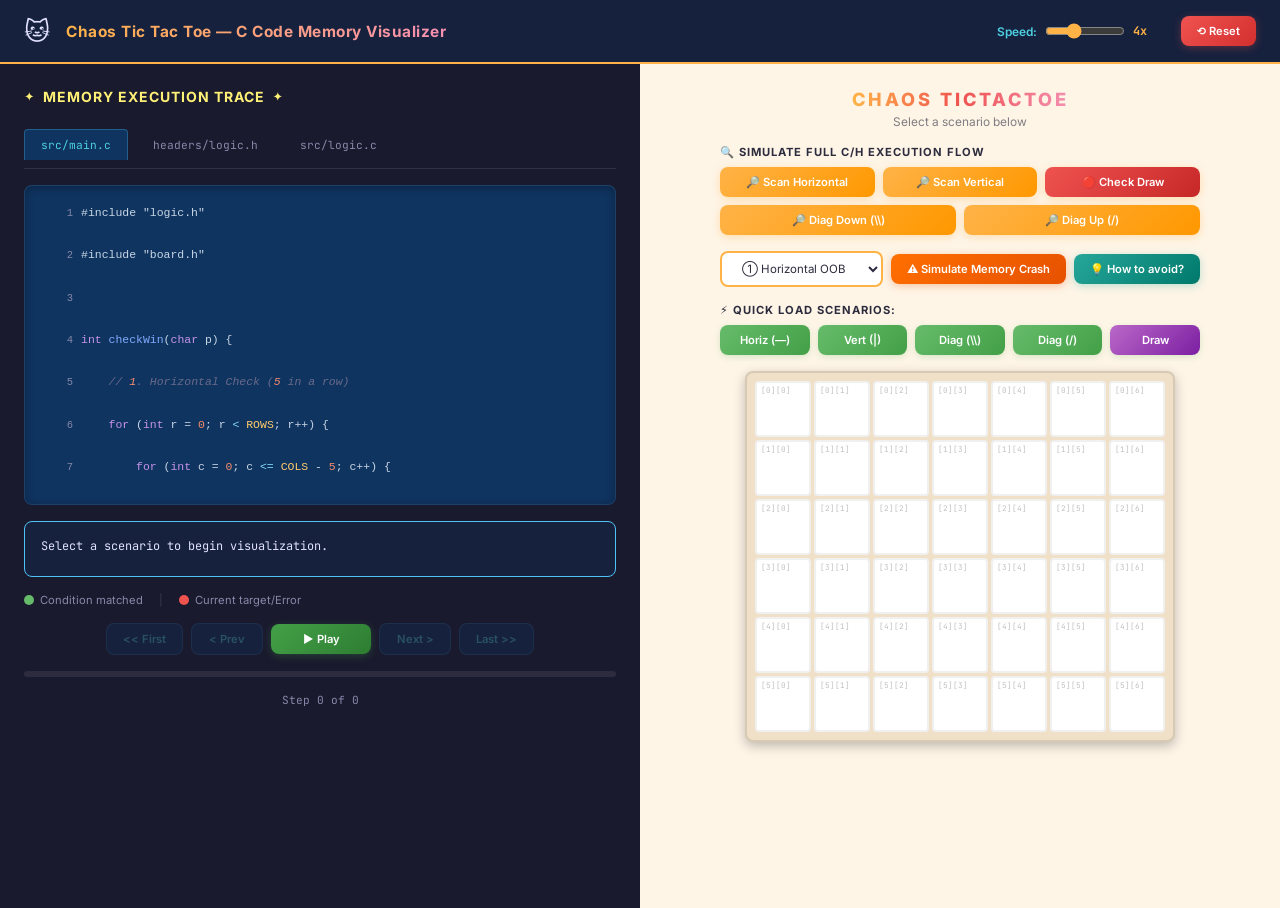
<file: visualizer/index.html>
<!DOCTYPE html>
<html lang="en">
<head>
    <meta charset="UTF-8">
    <meta name="viewport" content="width=device-width, initial-scale=1.0">
    <meta name="description" content="Interactive visualizer for understanding the win condition logic in Chaos Tic Tac Toe - a 6x7 grid, 5-in-a-row game.">
    <title>Chaos Tic Tac Toe — Win Condition Visualizer</title>
    <link rel="preconnect" href="https://fonts.googleapis.com">
    <link rel="preconnect" href="https://fonts.gstatic.com" crossorigin>
    <link href="https://fonts.googleapis.com/css2?family=JetBrains+Mono:wght@400;500;700&family=Inter:wght@400;500;600;700;800&display=swap" rel="stylesheet">
    <link rel="stylesheet" href="style.css">
</head>
<body>
    <!-- Header -->
    <header class="app-header">
        <div class="header-left">
            <span class="header-icon">🐱</span>
            <h1>Chaos Tic Tac Toe — C Code Memory Visualizer</h1>
        </div>
        <div class="header-right">
            <label class="speed-control">
                <span class="speed-label">Speed:</span>
                <input type="range" id="speed-slider" min="1" max="10" value="4">
                <span id="speed-value">4x</span>
            </label>
            <button id="btn-reset" class="btn btn-reset" title="Reset everything">⟲ Reset</button>
        </div>
    </header>

    <main class="app-main">
        <!-- ========== LEFT PANEL: Code Trace ========== -->
        <section class="panel panel-code" aria-label="Memory Execution Trace">
            <div class="panel-header">
                <span class="panel-icon">✦</span>
                <h2>Memory Execution Trace</h2>
                <span class="panel-icon">✦</span>
            </div>

            <!-- File Tabs -->
            <nav class="code-tabs" role="tablist" aria-label="Source files">
                <button class="tab active" role="tab" data-tab="main" aria-selected="true">src/main.c</button>
                <button class="tab" role="tab" data-tab="logic_h">headers/logic.h</button>
                <button class="tab" role="tab" data-tab="logic_c">src/logic.c</button>
            </nav>

            <!-- Code Display -->
            <div class="code-container" id="code-container">
                <pre class="code-block"><code id="code-display"></code></pre>
            </div>

            <!-- Pivot Info -->
            <div class="pivot-box" id="pivot-box">
                <p id="pivot-text">Select a scenario to begin visualization.</p>
            </div>

            <!-- Legend -->
            <div class="legend">
                <span class="legend-item"><span class="legend-dot legend-match"></span> Condition matched</span>
                <span class="legend-sep">|</span>
                <span class="legend-item"><span class="legend-dot legend-error"></span> Current target/Error</span>
            </div>

            <!-- Step Controls -->
            <div class="step-controls">
                <button id="btn-first" class="btn btn-step" title="First step">&lt;&lt; First</button>
                <button id="btn-prev" class="btn btn-step" title="Previous step">&lt; Prev</button>
                <button id="btn-play" class="btn btn-play" title="Auto-play animation">▶ Play</button>
                <button id="btn-next" class="btn btn-step" title="Next step">Next &gt;</button>
                <button id="btn-last" class="btn btn-step" title="Last step">Last &gt;&gt;</button>
            </div>

            <!-- Progress Bar -->
            <div class="progress-track">
                <div class="progress-fill" id="progress-fill"></div>
            </div>
            <p class="step-counter" id="step-counter">Step 0 of 0</p>
        </section>

        <!-- ========== RIGHT PANEL: Game Board ========== -->
        <section class="panel panel-board" aria-label="Game Board Visualizer">
            <div class="board-header">
                <h2 class="board-title">CHAOS TICTACTOE</h2>
                <p class="board-subtitle" id="board-subtitle">Select a scenario below</p>
            </div>

            <!-- Simulate Full Execution -->
            <div class="action-group">
                <div class="action-label">🔍 Simulate Full C/H Execution Flow</div>
                <div class="scan-buttons">
                    <button class="btn btn-scan" data-scan="horizontal">🔎 Scan Horizontal</button>
                    <button class="btn btn-scan" data-scan="vertical">🔎 Scan Vertical</button>
                    <button class="btn btn-scan" data-scan="check-draw">🔴 Check Draw</button>
                </div>
                <div class="scan-buttons">
                    <button class="btn btn-scan" data-scan="diag-down">🔎 Diag Down (\\)</button>
                    <button class="btn btn-scan" data-scan="diag-up">🔎 Diag Up (/)</button>
                </div>
            </div>

            <!-- Error Simulation -->
            <div class="action-group error-group">
                <select id="error-select" class="error-select" aria-label="Select error type">
                    <option value="horiz-oob">① Horizontal OOB (c overflow)</option>
                    <option value="vert-oob">② Vertical OOB (r overflow)</option>
                    <option value="diag-oob">③ Diagonal OOB (r+c overflow)</option>
                    <option value="neg-index">④ Negative Index (r underflow)</option>
                    <option value="uninit">⑤ Uninitialized Board Access</option>
                </select>
                <button id="btn-error" class="btn btn-error">⚠ Simulate Memory Crash</button>
                <button id="btn-show-fix" class="btn btn-fix">💡 How to avoid?</button>
            </div>
            <!-- Crash Info Card -->
            <div class="crash-info-card" id="crash-info-card" style="display:none;">
                <div class="crash-header">
                    <span class="crash-icon">💥</span>
                    <span class="crash-title" id="crash-title">Memory Error</span>
                </div>
                <div class="crash-body">
                    <div class="crash-section">
                        <div class="crash-label">🐛 What went wrong:</div>
                        <p class="crash-text" id="crash-what"></p>
                    </div>
                    <div class="crash-section">
                        <div class="crash-label">✅ How the code avoids it:</div>
                        <p class="crash-text crash-fix" id="crash-fix"></p>
                    </div>
                </div>
            </div>

            <!-- Quick Load Scenarios -->
            <div class="action-group">
                <div class="action-label">⚡ QUICK LOAD SCENARIOS:</div>
                <div class="scenario-buttons">
                    <button class="btn btn-scenario" data-scenario="horiz">Horiz (—)</button>
                    <button class="btn btn-scenario" data-scenario="vert">Vert (|)</button>
                    <button class="btn btn-scenario" data-scenario="diag-down">Diag (\\)</button>
                    <button class="btn btn-scenario" data-scenario="diag-up">Diag (/)</button>
                    <button class="btn btn-scenario" data-scenario="draw">Draw</button>
                </div>
            </div>

            <!-- Grid -->
            <div class="grid-wrapper">
                <div class="grid" id="grid" role="grid" aria-label="6 by 7 game grid">
                    <!-- Cells injected by JS -->
                </div>
                <!-- OOB ghost column -->
                <div class="ghost-col" id="ghost-col" aria-hidden="true"></div>
            </div>
            <!-- OOB ghost row -->
            <div class="ghost-row" id="ghost-row" aria-hidden="true"></div>
        </section>
    </main>

    <script src="app.js"></script>
</body>
</html>
</file>
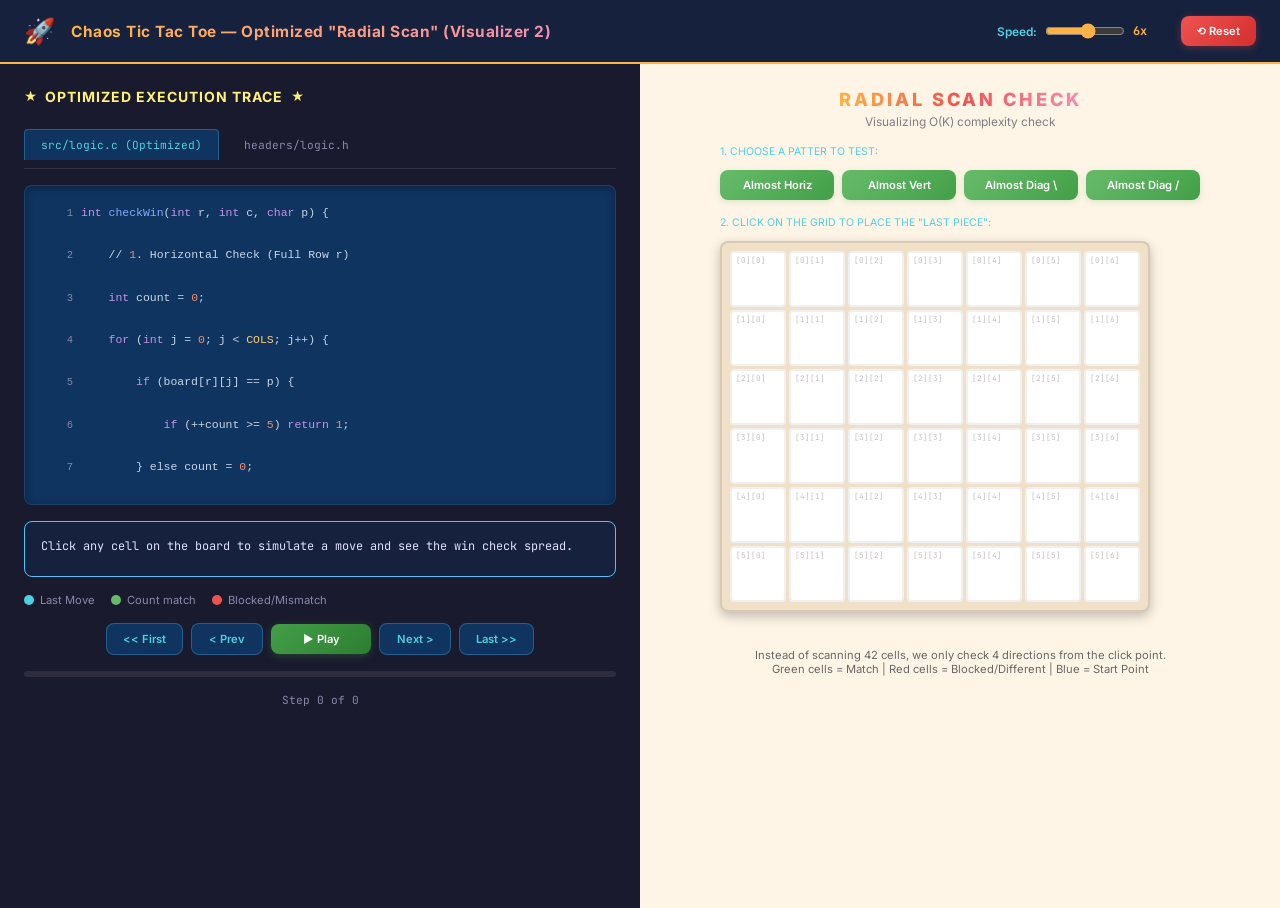
<file: visualizer/index2.html>
<!DOCTYPE html>
<html lang="en">
<head>
    <meta charset="UTF-8">
    <meta name="viewport" content="width=device-width, initial-scale=1.0">
    <meta name="description" content="Visualizer for the optimized 'Radial Win Check' algorithm in Chaos Tic Tac Toe.">
    <title>Chaos Tic Tac Toe — Radial Scan Visualizer</title>
    <link rel="preconnect" href="https://fonts.googleapis.com">
    <link rel="preconnect" href="https://fonts.gstatic.com" crossorigin>
    <link href="https://fonts.googleapis.com/css2?family=JetBrains+Mono:wght@400;500;700&family=Inter:wght@400;500;600;700;800&display=swap" rel="stylesheet">
    <link rel="stylesheet" href="style.css">
    <style>
        .radial-label {
            font-size: 0.75rem;
            color: var(--accent-cyan);
            margin-bottom: 4px;
            display: block;
        }
        .dir-indicator {
            position: absolute;
            font-size: 1.2rem;
            color: var(--accent-orange);
            pointer-events: none;
            z-index: 5;
            transition: all 0.3s ease;
        }
        .cell-check-active {
            border: 3px solid var(--accent-cyan) !important;
            box-shadow: 0 0 15px var(--accent-cyan);
            z-index: 3;
        }
    </style>
</head>
<body>
    <!-- Header -->
    <header class="app-header">
        <div class="header-left">
            <span class="header-icon">🚀</span>
            <h1>Chaos Tic Tac Toe — Optimized "Radial Scan" (Visualizer 2)</h1>
        </div>
        <div class="header-right">
            <label class="speed-control">
                <span class="speed-label">Speed:</span>
                <input type="range" id="speed-slider" min="1" max="10" value="6">
                <span id="speed-value">6x</span>
            </label>
            <button id="btn-reset" class="btn btn-reset" title="Reset everything">⟲ Reset</button>
        </div>
    </header>

    <main class="app-main">
        <!-- ========== LEFT PANEL: Code Trace ========== -->
        <section class="panel panel-code" aria-label="Execution Trace">
            <div class="panel-header">
                <span class="panel-icon">★</span>
                <h2>Optimized Execution Trace</h2>
                <span class="panel-icon">★</span>
            </div>

            <!-- File Tabs -->
            <nav class="code-tabs" role="tablist">
                <button class="tab active" role="tab" data-tab="logic_c">src/logic.c (Optimized)</button>
                <button class="tab" role="tab" data-tab="logic_h">headers/logic.h</button>
            </nav>

            <!-- Code Display -->
            <div class="code-container" id="code-container">
                <pre class="code-block"><code id="code-display"></code></pre>
            </div>

            <!-- Pivot Info -->
            <div class="pivot-box" id="pivot-box">
                <p id="pivot-text">Click any cell on the board to simulate a move and see the win check spread.</p>
            </div>

            <!-- Legend -->
            <div class="legend">
                <span class="legend-item"><span class="legend-dot" style="background:var(--accent-cyan)"></span> Last Move</span>
                <span class="legend-item"><span class="legend-dot legend-match"></span> Count match</span>
                <span class="legend-item"><span class="legend-dot legend-error"></span> Blocked/Mismatch</span>
            </div>

            <!-- Step Controls -->
            <div class="step-controls">
                <button id="btn-first" class="btn btn-step">&lt;&lt; First</button>
                <button id="btn-prev" class="btn btn-step">&lt; Prev</button>
                <button id="btn-play" class="btn btn-play">▶ Play</button>
                <button id="btn-next" class="btn btn-step">Next &gt;</button>
                <button id="btn-last" class="btn btn-step">Last &gt;&gt;</button>
            </div>

            <!-- Progress Bar -->
            <div class="progress-track">
                <div class="progress-fill" id="progress-fill"></div>
            </div>
            <p class="step-counter" id="step-counter">Step 0 of 0</p>
        </section>

        <!-- ========== RIGHT PANEL: Game Board ========== -->
        <section class="panel panel-board">
            <div class="board-header">
                <h2 class="board-title">RADIAL SCAN CHECK</h2>
                <p class="board-subtitle" id="board-subtitle">Visualizing O(K) complexity check</p>
            </div>

            <div class="action-group">
                <span class="radial-label">1. CHOOSE A PATTER TO TEST:</span>
                <div class="scenario-buttons">
                    <button class="btn btn-scenario" data-scenario="horiz">Almost Horiz</button>
                    <button class="btn btn-scenario" data-scenario="vert">Almost Vert</button>
                    <button class="btn btn-scenario" data-scenario="diag-down">Almost Diag \</button>
                    <button class="btn btn-scenario" data-scenario="diag-up">Almost Diag /</button>
                </div>
            </div>

            <div class="action-group">
                <span class="radial-label">2. CLICK ON THE GRID TO PLACE THE "LAST PIECE":</span>
                <div class="grid-wrapper">
                    <div class="grid" id="grid">
                        <!-- Injected by JS -->
                    </div>
                </div>
            </div>

            <div class="action-group" style="margin-top:20px; text-align:center; opacity:0.8;">
                <p style="font-size:0.8rem; color: #444;">
                    Instead of scanning 42 cells, we only check 4 directions from the click point.<br>
                    Green cells = Match | Red cells = Blocked/Different | Blue = Start Point
                </p>
            </div>
        </section>
    </main>

    <script src="app2.js"></script>
</body>
</html>
</file>
<file: visualizer/style.css>
/* =============================================
   CSS Variables — Color Palette & Tokens
   ============================================= */
:root {
    /* Dark panel (code trace) */
    --bg-dark: #1a1a2e;
    --bg-dark-accent: #16213e;
    --bg-dark-surface: #0f3460;
    --text-light: #e0e0ff;
    --text-muted: #8888aa;
    --text-code: #c8d6e5;

    /* Light panel (board) */
    --bg-light: #fef5e7;
    --bg-light-accent: #fdebd0;
    --bg-board: #f0e0c8;
    --text-dark: #2c2c3e;

    /* Accent colors */
    --accent-blue: #4fc3f7;
    --accent-orange: #ffb347;
    --accent-green: #66bb6a;
    --accent-red: #ef5350;
    --accent-purple: #ba68c8;
    --accent-pink: #f48fb1;
    --accent-yellow: #fff176;
    --accent-cyan: #4dd0e1;

    /* Player colors */
    --cat-color: #ffb347;
    --dog-color: #f48fb1;

    /* UI tokens */
    --radius-sm: 4px;
    --radius-md: 8px;
    --radius-lg: 16px;
    --shadow-sm: 0 2px 4px rgba(0, 0, 0, 0.15);
    --shadow-md: 0 4px 12px rgba(0, 0, 0, 0.25);
    --shadow-lg: 0 8px 32px rgba(0, 0, 0, 0.35);
    --transition-fast: 150ms ease;
    --transition-normal: 300ms ease;

    /* 8px grid */
    --space-1: 8px;
    --space-2: 16px;
    --space-3: 24px;
    --space-4: 32px;
    --space-5: 40px;
    --space-6: 48px;

    /* Font */
    --font-sans: 'Inter', -apple-system, system-ui, sans-serif;
    --font-mono: 'JetBrains Mono', 'Fira Code', monospace;
}

/* =============================================
   Reset & Base
   ============================================= */
*, *::before, *::after {
    margin: 0;
    padding: 0;
    box-sizing: border-box;
}

html {
    font-size: 14px;
    scroll-behavior: smooth;
}

body {
    font-family: var(--font-sans);
    background: linear-gradient(135deg, var(--bg-dark) 0%, #0a0a1a 100%);
    color: var(--text-light);
    min-height: 100vh;
    overflow-x: hidden;
}

/* =============================================
   Header
   ============================================= */
.app-header {
    display: flex;
    justify-content: space-between;
    align-items: center;
    padding: var(--space-2) var(--space-3);
    background: var(--bg-dark-accent);
    border-bottom: 2px solid var(--accent-orange);
    box-shadow: var(--shadow-md);
}

.header-left {
    display: flex;
    align-items: center;
    gap: var(--space-2);
}

.header-icon {
    font-size: 1.8rem;
}

.app-header h1 {
    font-size: 1.1rem;
    font-weight: 700;
    letter-spacing: 0.5px;
    background: linear-gradient(90deg, var(--accent-orange), var(--accent-pink));
    -webkit-background-clip: text;
    -webkit-text-fill-color: transparent;
    background-clip: text;
}

.header-right {
    display: flex;
    align-items: center;
    gap: var(--space-3);
}

.speed-control {
    display: flex;
    align-items: center;
    gap: var(--space-1);
    font-size: 0.85rem;
    color: var(--text-muted);
}

.speed-label {
    font-weight: 600;
    color: var(--accent-cyan);
}

#speed-slider {
    width: 80px;
    accent-color: var(--accent-orange);
}

#speed-value {
    font-family: var(--font-mono);
    color: var(--accent-orange);
    font-weight: 700;
    min-width: 24px;
}

/* =============================================
   Layout: Two-Panel
   ============================================= */
.app-main {
    display: grid;
    grid-template-columns: 1fr 1fr;
    gap: 0;
    min-height: calc(100vh - 56px);
}

.panel {
    padding: var(--space-3);
    overflow-y: auto;
}

/* =============================================
   Left Panel: Code Trace
   ============================================= */
.panel-code {
    background: var(--bg-dark);
    display: flex;
    flex-direction: column;
    gap: var(--space-2);
}

.panel-header {
    display: flex;
    align-items: center;
    gap: var(--space-1);
    margin-bottom: var(--space-1);
}

.panel-header h2 {
    font-size: 1rem;
    font-weight: 700;
    color: var(--accent-yellow);
    text-transform: uppercase;
    letter-spacing: 1px;
}

.panel-icon {
    color: var(--accent-yellow);
    font-size: 0.9rem;
}

/* Code Tabs */
.code-tabs {
    display: flex;
    gap: var(--space-1);
    border-bottom: 1px solid rgba(255, 255, 255, 0.1);
    padding-bottom: var(--space-1);
}

.tab {
    font-family: var(--font-mono);
    font-size: 0.8rem;
    padding: var(--space-1) var(--space-2);
    background: transparent;
    border: 1px solid transparent;
    border-bottom: none;
    color: var(--text-muted);
    cursor: pointer;
    border-radius: var(--radius-sm) var(--radius-sm) 0 0;
    transition: all var(--transition-fast);
}

.tab:hover {
    color: var(--text-light);
    background: rgba(255, 255, 255, 0.05);
}

.tab.active {
    color: var(--accent-cyan);
    background: var(--bg-dark-surface);
    border-color: rgba(79, 195, 247, 0.3);
}

/* Code Container */
.code-container {
    background: var(--bg-dark-surface);
    border-radius: var(--radius-md);
    padding: var(--space-2);
    min-height: 200px;
    max-height: 320px;
    overflow-y: auto;
    border: 1px solid rgba(255, 255, 255, 0.06);
    box-shadow: inset 0 2px 8px rgba(0, 0, 0, 0.3);
}

.code-block {
    font-family: var(--font-mono);
    font-size: 0.82rem;
    line-height: 1.7;
    color: var(--text-code);
    white-space: pre-wrap;
    word-break: break-word;
}

/* Code line highlighting */
.code-line {
    display: block;
    padding: 1px var(--space-1);
    border-radius: 2px;
    transition: background var(--transition-fast);
}

.code-line.highlight-exec {
    background: rgba(255, 179, 71, 0.25);
    border-left: 3px solid var(--accent-orange);
}

.code-line.highlight-match {
    background: rgba(102, 187, 106, 0.2);
    border-left: 3px solid var(--accent-green);
}

.code-line.highlight-error {
    background: rgba(239, 83, 80, 0.25);
    border-left: 3px solid var(--accent-red);
}

.code-line .line-num {
    display: inline-block;
    width: 24px;
    color: var(--text-muted);
    text-align: right;
    margin-right: var(--space-1);
    user-select: none;
    font-size: 0.75rem;
}

/* Syntax coloring */
.kw { color: #c792ea; }           /* keywords */
.fn { color: #82aaff; }           /* function names */
.str { color: #c3e88d; }          /* strings */
.num { color: #f78c6c; }          /* numbers */
.cmt { color: #6a6a8a; font-style: italic; } /* comments */
.op { color: #89ddff; }           /* operators */
.type { color: #ffcb6b; }         /* types */
.anno { color: var(--accent-red); font-weight: 700; } /* annotations */

/* Pivot Box */
.pivot-box {
    background: var(--bg-dark-accent);
    border: 1px solid var(--accent-blue);
    border-radius: var(--radius-md);
    padding: var(--space-2);
    font-family: var(--font-mono);
    font-size: 0.85rem;
    color: var(--text-light);
    min-height: 56px;
}

.pivot-box .pivot-label {
    color: var(--accent-cyan);
    font-weight: 700;
}

/* Legend */
.legend {
    display: flex;
    align-items: center;
    gap: var(--space-2);
    font-size: 0.8rem;
    color: var(--text-muted);
}

.legend-item {
    display: flex;
    align-items: center;
    gap: 6px;
}

.legend-dot {
    display: inline-block;
    width: 10px;
    height: 10px;
    border-radius: 50%;
}

.legend-match {
    background: var(--accent-green);
}

.legend-error {
    background: var(--accent-red);
}

.legend-sep {
    color: rgba(255, 255, 255, 0.15);
}

/* Step Controls */
.step-controls {
    display: flex;
    gap: var(--space-1);
    justify-content: center;
    align-items: center;
    flex-wrap: wrap;
}

.btn-play {
    background: linear-gradient(135deg, #43a047, #2e7d32);
    color: white;
    min-width: 100px;
    font-size: 0.85rem;
    box-shadow: 0 2px 8px rgba(67, 160, 71, 0.3);
}

.btn-play:hover {
    box-shadow: 0 4px 16px rgba(67, 160, 71, 0.5);
}

.btn-play.playing {
    background: linear-gradient(135deg, #e65100, #bf360c);
    box-shadow: 0 2px 8px rgba(230, 81, 0, 0.3);
}

/* Progress Bar */
.progress-track {
    height: 6px;
    background: rgba(255, 255, 255, 0.08);
    border-radius: 3px;
    overflow: hidden;
}

.progress-fill {
    height: 100%;
    width: 0%;
    background: linear-gradient(90deg, var(--accent-blue), var(--accent-cyan));
    border-radius: 3px;
    transition: width var(--transition-normal);
}

.step-counter {
    text-align: center;
    font-size: 0.8rem;
    color: var(--text-muted);
    font-family: var(--font-mono);
}

/* =============================================
   Right Panel: Board
   ============================================= */
.panel-board {
    background: var(--bg-light);
    display: flex;
    flex-direction: column;
    align-items: center;
    gap: var(--space-2);
}

.board-header {
    text-align: center;
}

.board-title {
    font-size: 1.3rem;
    font-weight: 800;
    letter-spacing: 3px;
    text-transform: uppercase;
    color: var(--text-dark);
    background: linear-gradient(90deg, var(--accent-orange), var(--accent-red), var(--accent-pink));
    -webkit-background-clip: text;
    -webkit-text-fill-color: transparent;
    background-clip: text;
}

.board-subtitle {
    font-size: 0.85rem;
    color: var(--text-dark);
    opacity: 0.6;
    margin-top: 4px;
}

/* Action Groups */
.action-group {
    width: 100%;
    max-width: 480px;
    display: flex;
    flex-direction: column;
    gap: var(--space-1);
}

.action-label {
    font-size: 0.8rem;
    font-weight: 700;
    text-transform: uppercase;
    letter-spacing: 1px;
    color: var(--text-dark);
}

.scan-buttons {
    display: flex;
    gap: var(--space-1);
    flex-wrap: wrap;
}

.scenario-buttons {
    display: flex;
    gap: var(--space-1);
    flex-wrap: wrap;
}

/* Error select */
.error-group {
    flex-direction: row;
    align-items: center;
    gap: var(--space-1);
    flex-wrap: wrap;
}

.error-select {
    flex: 1;
    min-width: 160px;
    padding: var(--space-1) var(--space-2);
    border-radius: var(--radius-md);
    border: 2px solid var(--accent-orange);
    background: white;
    font-family: var(--font-sans);
    font-size: 0.82rem;
    color: var(--text-dark);
    cursor: pointer;
}

/* Crash Info Card */
.crash-info-card {
    width: 100%;
    max-width: 480px;
    border-radius: var(--radius-md);
    overflow: hidden;
    box-shadow: 0 4px 20px rgba(239, 83, 80, 0.3);
    border: 2px solid var(--accent-red);
    animation: crash-appear 0.4s ease-out;
}

@keyframes crash-appear {
    from { opacity: 0; transform: translateY(-8px); }
    to { opacity: 1; transform: translateY(0); }
}

.crash-header {
    background: linear-gradient(135deg, #d32f2f, #b71c1c);
    padding: var(--space-1) var(--space-2);
    display: flex;
    align-items: center;
    gap: var(--space-1);
}

.crash-icon { font-size: 1.3rem; }

.crash-title {
    font-weight: 800;
    font-size: 0.95rem;
    color: white;
    letter-spacing: 0.5px;
}

.crash-body {
    background: #fff5f5;
    padding: var(--space-2);
}

.crash-section { margin-bottom: var(--space-1); }
.crash-section:last-child { margin-bottom: 0; }

.crash-label {
    font-weight: 700;
    font-size: 0.8rem;
    color: var(--text-dark);
    margin-bottom: 4px;
}

.crash-text {
    font-family: var(--font-mono);
    font-size: 0.78rem;
    line-height: 1.5;
    color: #333;
    background: rgba(0,0,0,0.04);
    padding: var(--space-1);
    border-radius: var(--radius-sm);
    white-space: pre-wrap;
}

.crash-fix {
    background: rgba(102, 187, 106, 0.12);
    border-left: 3px solid var(--accent-green);
}

/* =============================================
   Buttons
   ============================================= */
.btn {
    font-family: var(--font-sans);
    font-size: 0.8rem;
    font-weight: 600;
    padding: var(--space-1) var(--space-2);
    border: none;
    border-radius: var(--radius-md);
    cursor: pointer;
    transition: all var(--transition-fast);
    white-space: nowrap;
}

.btn:active {
    transform: scale(0.96);
}

.btn-reset {
    background: linear-gradient(135deg, #ef5350, #d32f2f);
    color: white;
    box-shadow: 0 2px 8px rgba(239, 83, 80, 0.3);
}

.btn-reset:hover {
    box-shadow: 0 4px 16px rgba(239, 83, 80, 0.5);
}

.btn-step {
    background: var(--bg-dark-surface);
    color: var(--accent-cyan);
    border: 1px solid rgba(79, 195, 247, 0.3);
    min-width: 72px;
}

.btn-step:hover {
    background: rgba(79, 195, 247, 0.15);
}

.btn-step:disabled {
    opacity: 0.3;
    cursor: not-allowed;
}

.btn-scan {
    background: linear-gradient(135deg, var(--accent-orange), #ff9800);
    color: white;
    box-shadow: 0 2px 8px rgba(255, 152, 0, 0.25);
    flex: 1;
    min-width: 120px;
    text-align: center;
}

.btn-scan:hover {
    box-shadow: 0 4px 16px rgba(255, 152, 0, 0.45);
    transform: translateY(-1px);
}

.btn-scan[data-scan="check-draw"] {
    background: linear-gradient(135deg, var(--accent-red), #c62828);
}

.btn-error {
    background: linear-gradient(135deg, #ff6f00, #e65100);
    color: white;
    box-shadow: 0 2px 8px rgba(230, 81, 0, 0.3);
}

.btn-fix {
    background: linear-gradient(135deg, #26a69a, #00796b);
    color: white;
    box-shadow: 0 2px 8px rgba(38, 166, 154, 0.3);
}

.btn-fix:hover {
    box-shadow: 0 4px 16px rgba(38, 166, 154, 0.5);
    transform: translateY(-1px);
}

.btn-error:hover {
    box-shadow: 0 4px 16px rgba(230, 81, 0, 0.5);
}

.btn-scenario {
    background: linear-gradient(135deg, var(--accent-green), #43a047);
    color: white;
    box-shadow: 0 2px 6px rgba(102, 187, 106, 0.25);
    flex: 1;
    min-width: 64px;
    text-align: center;
}

.btn-scenario:hover {
    box-shadow: 0 4px 12px rgba(102, 187, 106, 0.45);
    transform: translateY(-1px);
}

.btn-scenario[data-scenario="draw"] {
    background: linear-gradient(135deg, var(--accent-purple), #7b1fa2);
}

/* =============================================
   Grid
   ============================================= */
.grid-wrapper {
    position: relative;
    display: flex;
    align-items: flex-start;
}

.grid {
    display: grid;
    grid-template-columns: repeat(7, 56px);
    grid-template-rows: repeat(6, 56px);
    gap: 3px;
    padding: var(--space-1);
    background: var(--bg-board);
    border-radius: var(--radius-md);
    box-shadow: var(--shadow-md);
    border: 2px solid rgba(0, 0, 0, 0.1);
}

.cell {
    width: 56px;
    height: 56px;
    display: flex;
    flex-direction: column;
    align-items: center;
    justify-content: center;
    background: white;
    border-radius: var(--radius-sm);
    border: 2px solid rgba(0, 0, 0, 0.06);
    position: relative;
    transition: all var(--transition-normal);
    cursor: default;
}

.cell-index {
    position: absolute;
    top: 2px;
    left: 4px;
    font-family: var(--font-mono);
    font-size: 0.55rem;
    color: rgba(0, 0, 0, 0.25);
    pointer-events: none;
}

.cell-piece {
    font-size: 1.6rem;
    line-height: 1;
    user-select: none;
}

/* Cell states */
.cell.cell-cat {
    background: rgba(255, 179, 71, 0.15);
}

.cell.cell-dog {
    background: rgba(244, 143, 177, 0.15);
}

.cell.cell-highlight-scan {
    background: var(--accent-yellow);
    border-color: var(--accent-orange);
    box-shadow: 0 0 20px rgba(255, 179, 71, 0.8), 0 0 40px rgba(255, 179, 71, 0.3);
    z-index: 2;
    transform: scale(1.08);
}

.cell.cell-visited {
    background: rgba(255, 179, 71, 0.12);
    border-color: rgba(255, 179, 71, 0.3);
}

.cell.cell-streak {
    background: rgba(102, 187, 106, 0.4);
    border-color: var(--accent-green);
    box-shadow: 0 0 16px rgba(102, 187, 106, 0.7), 0 0 32px rgba(102, 187, 106, 0.3);
    transform: scale(1.05);
}

.cell.cell-streak-break {
    background: rgba(239, 83, 80, 0.3);
    border-color: var(--accent-red);
    box-shadow: 0 0 12px rgba(239, 83, 80, 0.5);
}

.cell.cell-highlight-match {
    background: rgba(102, 187, 106, 0.4);
    border-color: var(--accent-green);
    box-shadow: 0 0 16px rgba(102, 187, 106, 0.7), 0 0 32px rgba(102, 187, 106, 0.3);
    transform: scale(1.05);
}

.cell.cell-highlight-error {
    background: rgba(239, 83, 80, 0.4);
    border-color: var(--accent-red);
    box-shadow: 0 0 16px rgba(239, 83, 80, 0.7), 0 0 32px rgba(239, 83, 80, 0.3);
}

.cell.cell-highlight-check {
    border-color: var(--accent-cyan);
    box-shadow: 0 0 12px rgba(77, 208, 225, 0.5);
}

/* Pulse animation for scanning */
@keyframes pulse-scan {
    0% { box-shadow: 0 0 0 0 rgba(255, 179, 71, 0.8); transform: scale(1.08); }
    50% { box-shadow: 0 0 0 12px rgba(255, 179, 71, 0); transform: scale(1.12); }
    100% { box-shadow: 0 0 20px rgba(255, 179, 71, 0.8); transform: scale(1.08); }
}

.cell.cell-pulse {
    animation: pulse-scan 0.5s ease-out;
}

/* OOB error exclamation overlay */
.cell.cell-oob-error::after {
    content: '⚠';
    position: absolute;
    top: -8px;
    right: -8px;
    font-size: 1.2rem;
    z-index: 10;
    filter: drop-shadow(0 0 4px rgba(239, 83, 80, 0.8));
    animation: oob-blink 0.8s ease-in-out infinite;
}

@keyframes oob-blink {
    0%, 100% { opacity: 1; transform: scale(1); }
    50% { opacity: 0.5; transform: scale(1.2); }
}

@keyframes oob-flash {
    0%, 100% { background: rgba(239, 83, 80, 0.15); }
    50% { background: rgba(239, 83, 80, 0.45); }
}

.cell.cell-oob-error {
    animation: oob-flash 1s ease-in-out infinite;
    border: 3px solid var(--accent-red) !important;
    box-shadow: 0 0 20px rgba(239, 83, 80, 0.6);
}

/* =============================================
   Ghost cells (OOB visualization)
   ============================================= */
.ghost-col {
    display: none;
    flex-direction: column;
    gap: 3px;
    padding-top: var(--space-1);
    margin-left: 3px;
}

.ghost-col.visible {
    display: flex;
}

.ghost-row {
    display: none;
    gap: 3px;
    padding-left: var(--space-1);
    margin-top: 3px;
    justify-content: center;
}

.ghost-row.visible {
    display: flex;
}

.ghost-cell {
    width: 56px;
    height: 56px;
    display: flex;
    flex-direction: column;
    align-items: center;
    justify-content: center;
    border: 3px dashed var(--accent-red);
    border-radius: var(--radius-sm);
    background: rgba(239, 83, 80, 0.08);
    position: relative;
}

.ghost-cell .cell-index {
    color: var(--accent-red);
    font-weight: 700;
    font-size: 0.6rem;
}

.ghost-cell.oob-active {
    background: rgba(239, 83, 80, 0.35);
    box-shadow: 0 0 24px rgba(239, 83, 80, 0.6), inset 0 0 12px rgba(239, 83, 80, 0.2);
    animation: oob-flash 1s ease-in-out infinite;
}

.ghost-cell .oob-label {
    font-family: var(--font-mono);
    font-size: 1.1rem;
    color: var(--accent-red);
    font-weight: 700;
}

.ghost-cell .oob-sublabel {
    font-family: var(--font-mono);
    font-size: 0.5rem;
    color: var(--accent-red);
    opacity: 0.8;
}

/* =============================================
   Reduced motion
   ============================================= */
@media (prefers-reduced-motion: reduce) {
    *, *::before, *::after {
        animation-duration: 0.01ms !important;
        animation-iteration-count: 1 !important;
        transition-duration: 0.01ms !important;
    }

    .cell.cell-pulse {
        animation: none;
    }

    .progress-fill {
        transition: none;
    }
}

/* =============================================
   Responsive
   ============================================= */
@media (max-width: 1024px) {
    .app-main {
        grid-template-columns: 1fr;
    }

    .panel-code {
        max-height: 50vh;
    }
}

@media (max-width: 600px) {
    .app-header h1 {
        font-size: 0.85rem;
    }

    .grid {
        grid-template-columns: repeat(7, 44px);
        grid-template-rows: repeat(6, 44px);
    }

    .cell, .ghost-cell {
        width: 44px;
        height: 44px;
    }

    .cell-piece {
        font-size: 1.2rem;
    }
}
</file>
